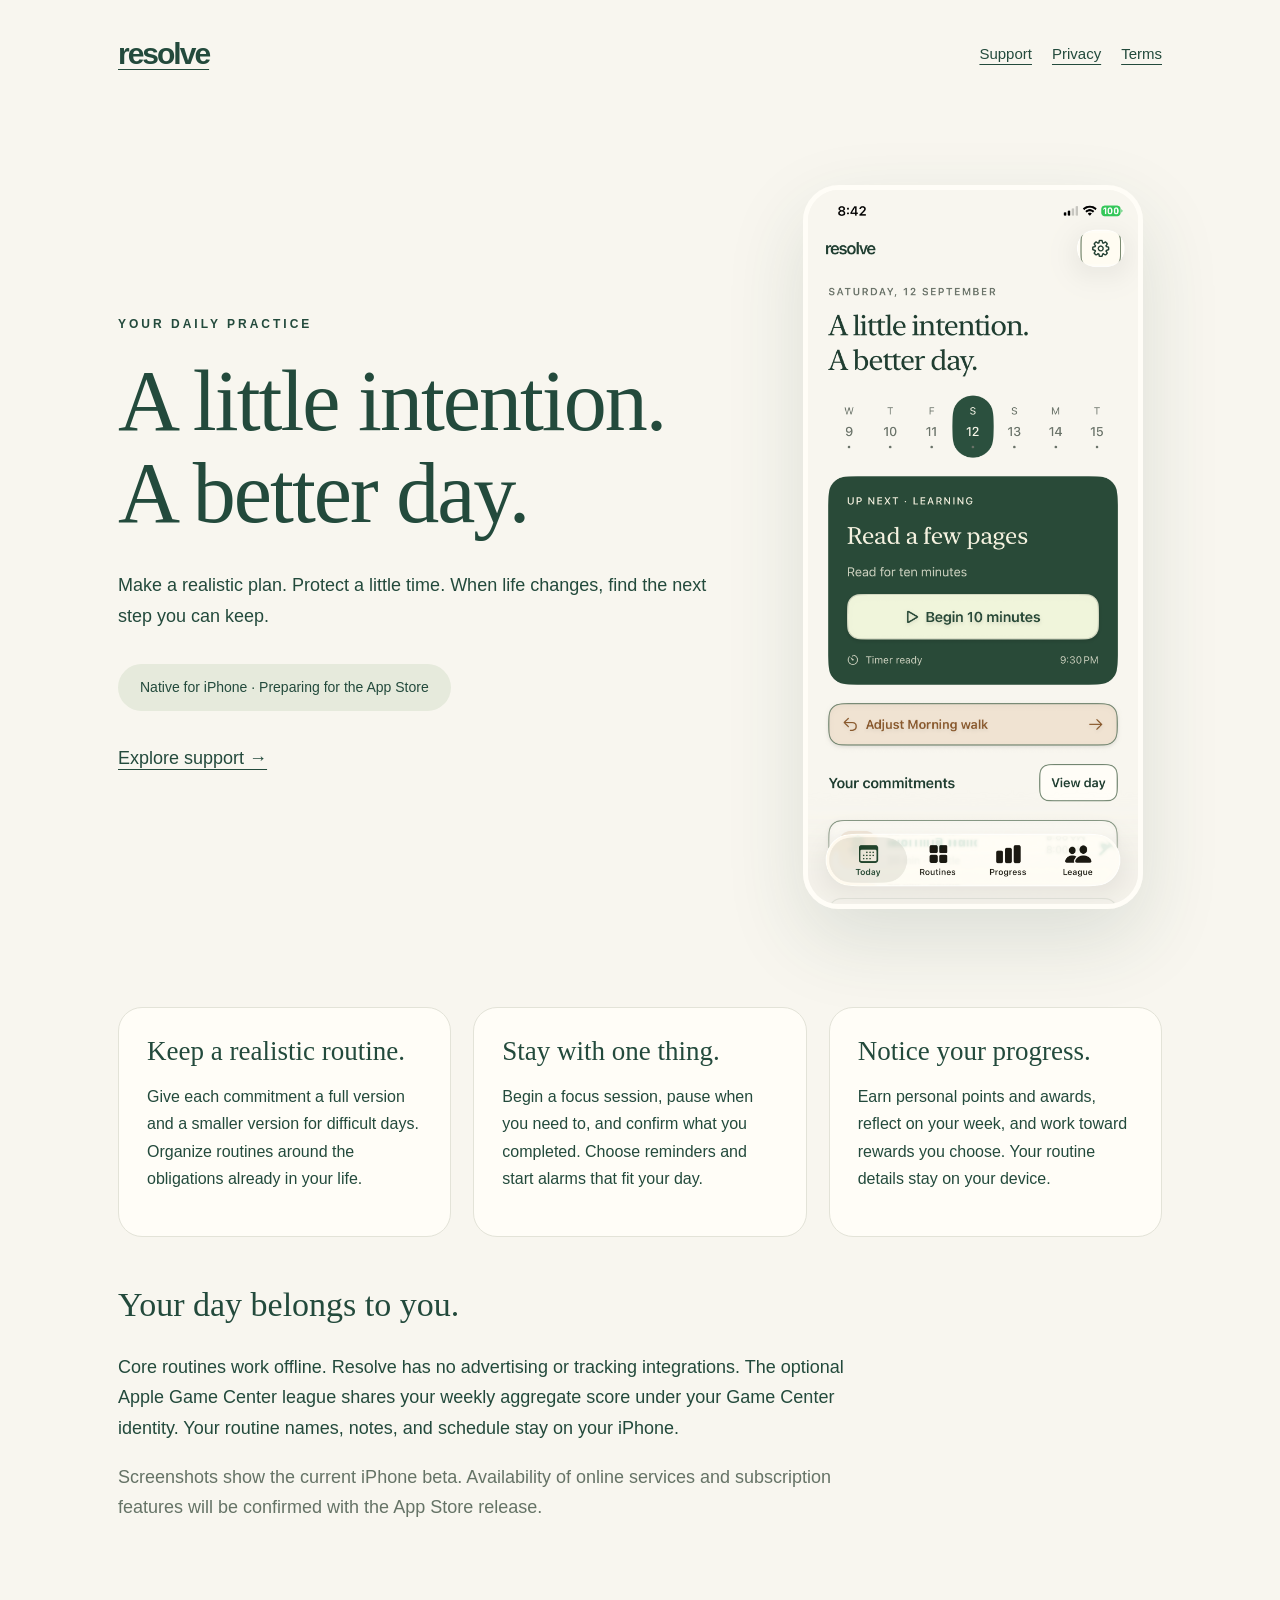
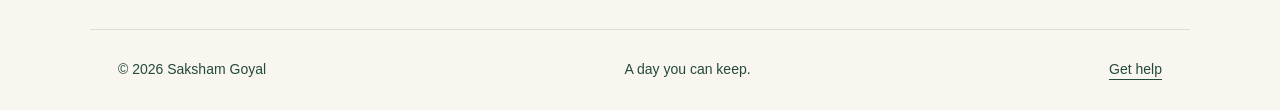
<file: index.html>
<!doctype html><html lang="en"><head><meta charset="utf-8"><meta name="viewport" content="width=device-width, initial-scale=1"><title>A day you can keep · Resolve</title><meta name="description" content="Resolve helps you keep realistic routines, focus on one commitment, and return with a smaller step."><link rel="stylesheet" href="style.css"></head><body><nav aria-label="Main navigation"><a href="index.html" aria-label="Resolve home"><strong>resolve</strong></a><div><a href="support.html">Support</a><a href="privacy.html">Privacy</a><a href="terms.html">Terms</a></div></nav><main class=""><section class="hero"><div><p class="eyebrow">Your daily practice</p><h1>A little intention.<br>A better day.</h1><p>Make a realistic plan. Protect a little time. When life changes, find the next step you can keep.</p><p class="pill">Native for iPhone · Preparing for the App Store</p><p><a href="support.html">Explore support →</a></p></div><img src="assets/today.png" width="1170" height="2532" alt="Resolve on iPhone showing today's commitments and weekly League tab"></section><section class="grid" aria-label="What Resolve helps you do"><article class="card"><h2>Keep a realistic routine.</h2><p>Give each commitment a full version and a smaller version for difficult days. Organize routines around the obligations already in your life.</p></article><article class="card"><h2>Stay with one thing.</h2><p>Begin a focus session, pause when you need to, and confirm what you completed. Choose reminders and start alarms that fit your day.</p></article><article class="card"><h2>Notice your progress.</h2><p>Earn personal points and awards, reflect on your week, and work toward rewards you choose. Your routine details stay on your device.</p></article></section><h2>Your day belongs to you.</h2><p>Core routines work offline. Resolve has no advertising or tracking integrations. The optional Apple Game Center league shares your weekly aggregate score under your Game Center identity. Your routine names, notes, and schedule stay on your iPhone.</p><p class="muted">Screenshots show the current iPhone beta. Availability of online services and subscription features will be confirmed with the App Store release.</p></main><footer><span>© 2026 Saksham Goyal</span><span>A day you can keep.</span><a href="support.html">Get help</a></footer></body></html>
</file>
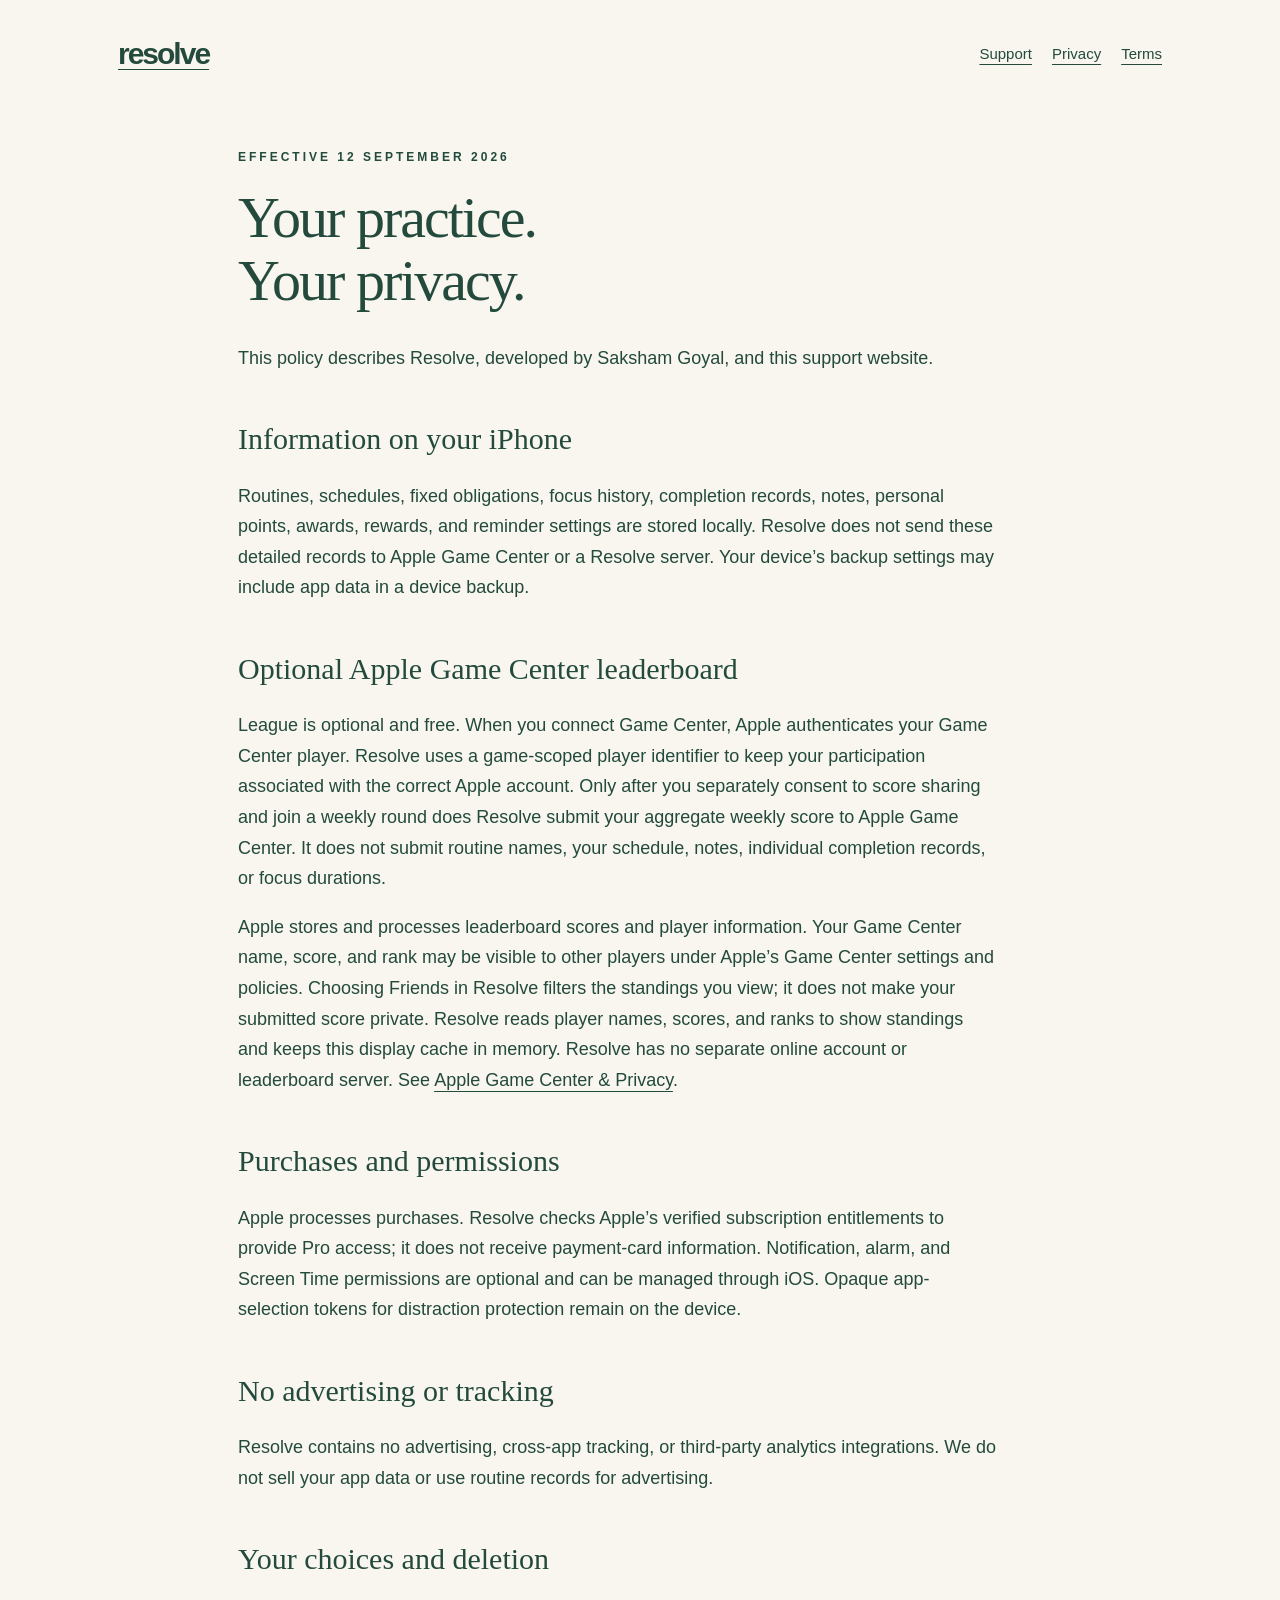
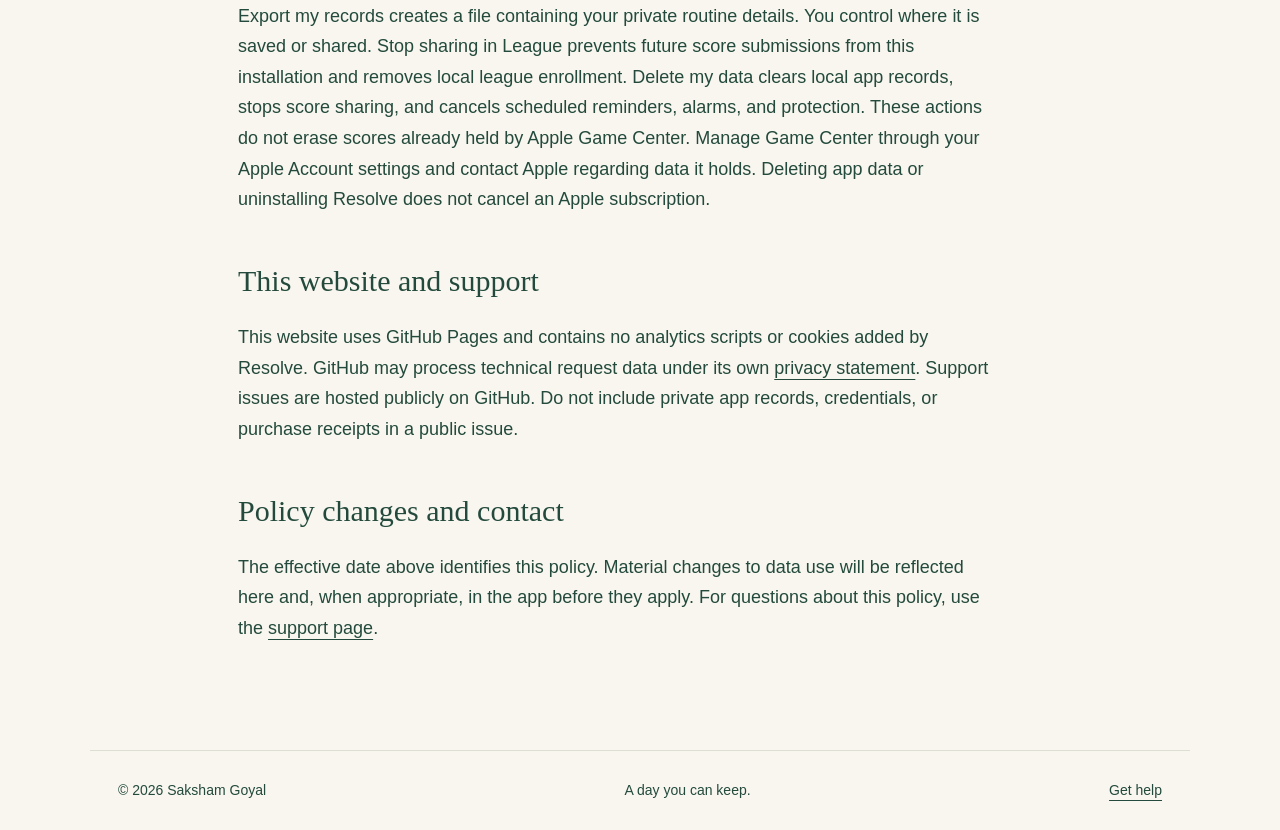
<file: privacy.html>
<!doctype html><html lang="en"><head><meta charset="utf-8"><meta name="viewport" content="width=device-width, initial-scale=1"><title>Privacy policy · Resolve</title><meta name="description" content="Resolve helps you keep realistic routines, focus on one commitment, and return with a smaller step."><link rel="stylesheet" href="style.css"></head><body><nav aria-label="Main navigation"><a href="index.html" aria-label="Resolve home"><strong>resolve</strong></a><div><a href="support.html">Support</a><a href="privacy.html">Privacy</a><a href="terms.html">Terms</a></div></nav><main class="legal"><p class="eyebrow">Effective 12 September 2026</p><h1>Your practice.<br>Your privacy.</h1><p>This policy describes Resolve, developed by Saksham Goyal, and this support website.</p><h2>Information on your iPhone</h2><p>Routines, schedules, fixed obligations, focus history, completion records, notes, personal points, awards, rewards, and reminder settings are stored locally. Resolve does not send these detailed records to Apple Game Center or a Resolve server. Your device’s backup settings may include app data in a device backup.</p><h2>Optional Apple Game Center leaderboard</h2><p>League is optional and free. When you connect Game Center, Apple authenticates your Game Center player. Resolve uses a game-scoped player identifier to keep your participation associated with the correct Apple account. Only after you separately consent to score sharing and join a weekly round does Resolve submit your aggregate weekly score to Apple Game Center. It does not submit routine names, your schedule, notes, individual completion records, or focus durations.</p><p>Apple stores and processes leaderboard scores and player information. Your Game Center name, score, and rank may be visible to other players under Apple’s Game Center settings and policies. Choosing Friends in Resolve filters the standings you view; it does not make your submitted score private. Resolve reads player names, scores, and ranks to show standings and keeps this display cache in memory. Resolve has no separate online account or leaderboard server. See <a href="https://www.apple.com/legal/privacy/data/en/game-center/">Apple Game Center &amp; Privacy</a>.</p><h2>Purchases and permissions</h2><p>Apple processes purchases. Resolve checks Apple’s verified subscription entitlements to provide Pro access; it does not receive payment-card information. Notification, alarm, and Screen Time permissions are optional and can be managed through iOS. Opaque app-selection tokens for distraction protection remain on the device.</p><h2>No advertising or tracking</h2><p>Resolve contains no advertising, cross-app tracking, or third-party analytics integrations. We do not sell your app data or use routine records for advertising.</p><h2>Your choices and deletion</h2><p>Export my records creates a file containing your private routine details. You control where it is saved or shared. Stop sharing in League prevents future score submissions from this installation and removes local league enrollment. Delete my data clears local app records, stops score sharing, and cancels scheduled reminders, alarms, and protection. These actions do not erase scores already held by Apple Game Center. Manage Game Center through your Apple Account settings and contact Apple regarding data it holds. Deleting app data or uninstalling Resolve does not cancel an Apple subscription.</p><h2>This website and support</h2><p>This website uses GitHub Pages and contains no analytics scripts or cookies added by Resolve. GitHub may process technical request data under its own <a href="https://docs.github.com/en/site-policy/privacy-policies/github-general-privacy-statement">privacy statement</a>. Support issues are hosted publicly on GitHub. Do not include private app records, credentials, or purchase receipts in a public issue.</p><h2>Policy changes and contact</h2><p>The effective date above identifies this policy. Material changes to data use will be reflected here and, when appropriate, in the app before they apply. For questions about this policy, use the <a href="support.html">support page</a>.</p></main><footer><span>© 2026 Saksham Goyal</span><span>A day you can keep.</span><a href="support.html">Get help</a></footer></body></html>
</file>
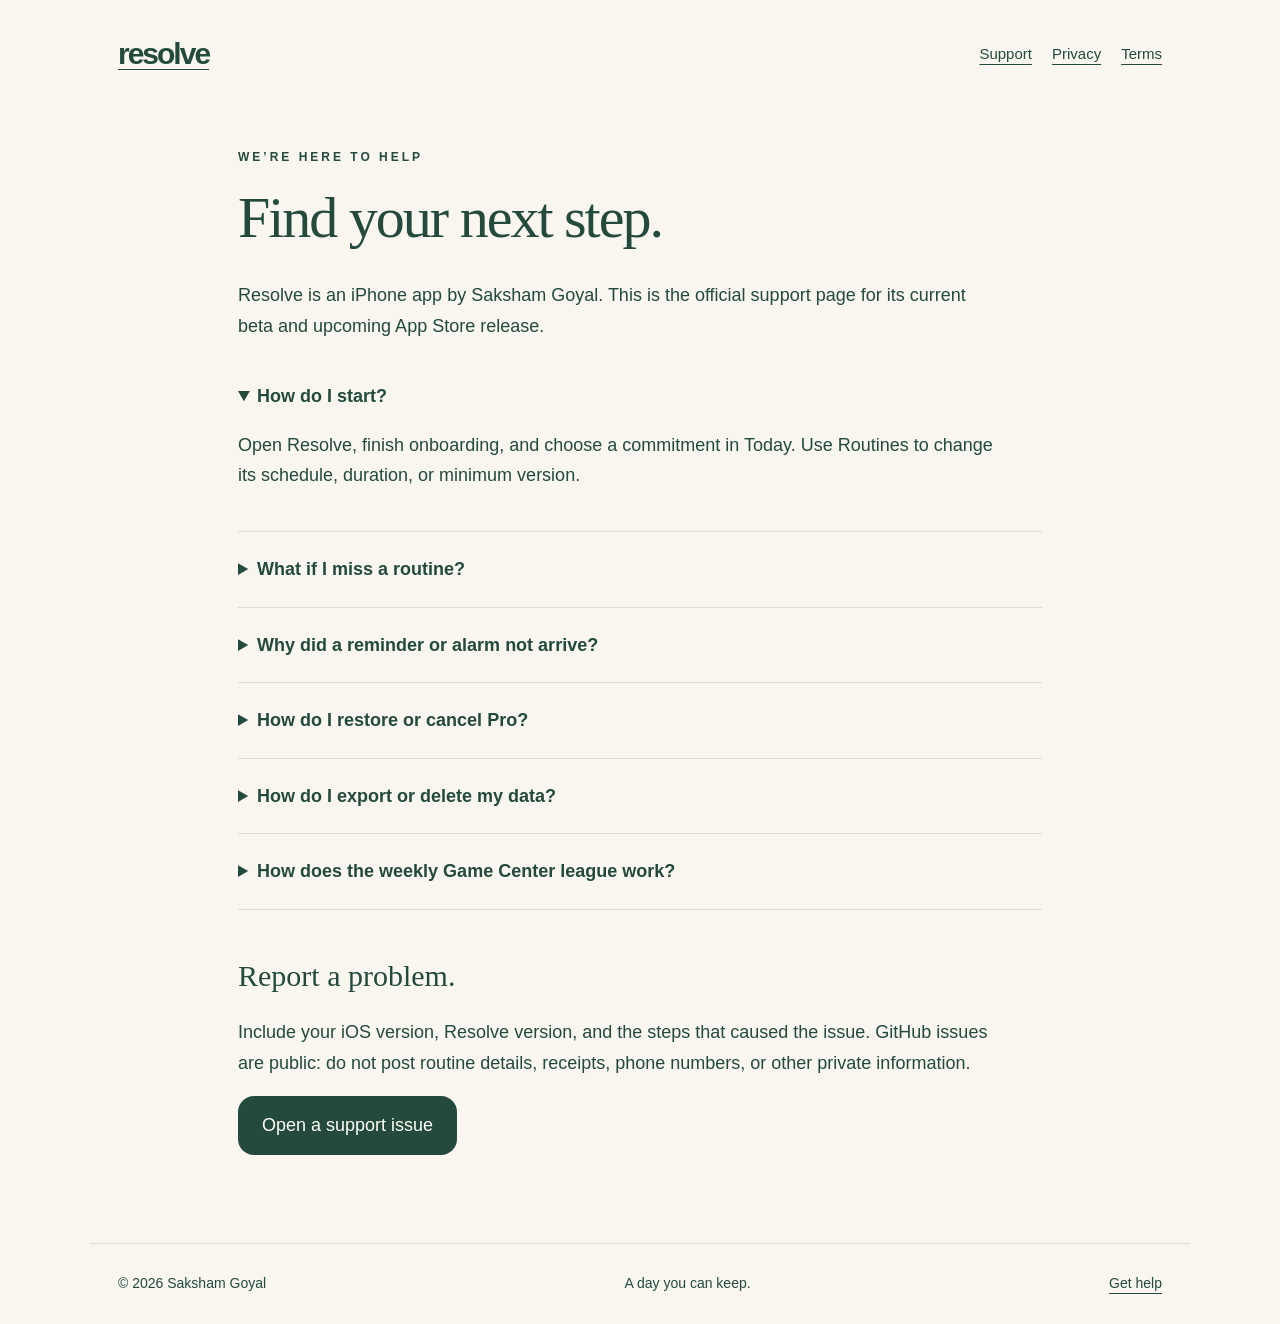
<file: support.html>
<!doctype html><html lang="en"><head><meta charset="utf-8"><meta name="viewport" content="width=device-width, initial-scale=1"><title>Support · Resolve</title><meta name="description" content="Resolve helps you keep realistic routines, focus on one commitment, and return with a smaller step."><link rel="stylesheet" href="style.css"></head><body><nav aria-label="Main navigation"><a href="index.html" aria-label="Resolve home"><strong>resolve</strong></a><div><a href="support.html">Support</a><a href="privacy.html">Privacy</a><a href="terms.html">Terms</a></div></nav><main class="legal"><p class="eyebrow">We’re here to help</p><h1>Find your next step.</h1><p>Resolve is an iPhone app by Saksham Goyal. This is the official support page for its current beta and upcoming App Store release.</p><details open><summary>How do I start?</summary><p>Open Resolve, finish onboarding, and choose a commitment in Today. Use Routines to change its schedule, duration, or minimum version.</p></details><details><summary>What if I miss a routine?</summary><p>Choose the commitment that needs a new plan. Move it to an available time, use its minimum version, or choose intentional rest. Completed records remain in your history.</p></details><details><summary>Why did a reminder or alarm not arrive?</summary><p>Check Settings → Reminders &amp; alarms inside Resolve and the system permissions in iPhone Settings. Resolve schedules a bounded set of upcoming reminders when you open it. Start alarms require iOS 26 or later and separate permission. Keep essential alarms independently available.</p></details><details><summary>How do I restore or cancel Pro?</summary><p>Use Restore purchases on the Resolve Pro screen with the Apple Account used to buy it. Manage or cancel renewals in iPhone Settings → your name → Subscriptions. Removing the app or deleting app data does not cancel an Apple subscription.</p></details><details><summary>How do I export or delete my data?</summary><p>Open Resolve Settings → Your data. Export my records saves a private JSON file. Delete my data clears local records, stops future Game Center score sharing, and cancels scheduled attention settings. Scores already held by Apple Game Center are not deleted by this action. Export and deletion remain free.</p></details><details><summary>How does the weekly Game Center league work?</summary><p>Open League, connect Apple Game Center, and separately choose whether to share scores. Pick three routine anchors and five days before joining the next Monday-to-Monday UTC round. A full completion earns two points and a minimum completion earns one, up to thirty points a week. The plan stays on your phone. Game Center receives only your aggregate score.</p><p>New participation begins next Monday at 00:00 UTC; it cannot add a score to the current round. Open Resolve after completing your routines so it can synchronize during the round. You need internet access and Game Center enabled on your Apple Account. Friends filters the list you see and does not hide your own score from other players. Stop sharing prevents future submissions; it does not erase Apple’s existing scores.</p></details><h2>Report a problem.</h2><p>Include your iOS version, Resolve version, and the steps that caused the issue. GitHub issues are public: do not post routine details, receipts, phone numbers, or other private information.</p><a class="button" href="https://github.com/saksham2599/resolve-support/issues/new">Open a support issue</a></main><footer><span>© 2026 Saksham Goyal</span><span>A day you can keep.</span><a href="support.html">Get help</a></footer></body></html>
</file>
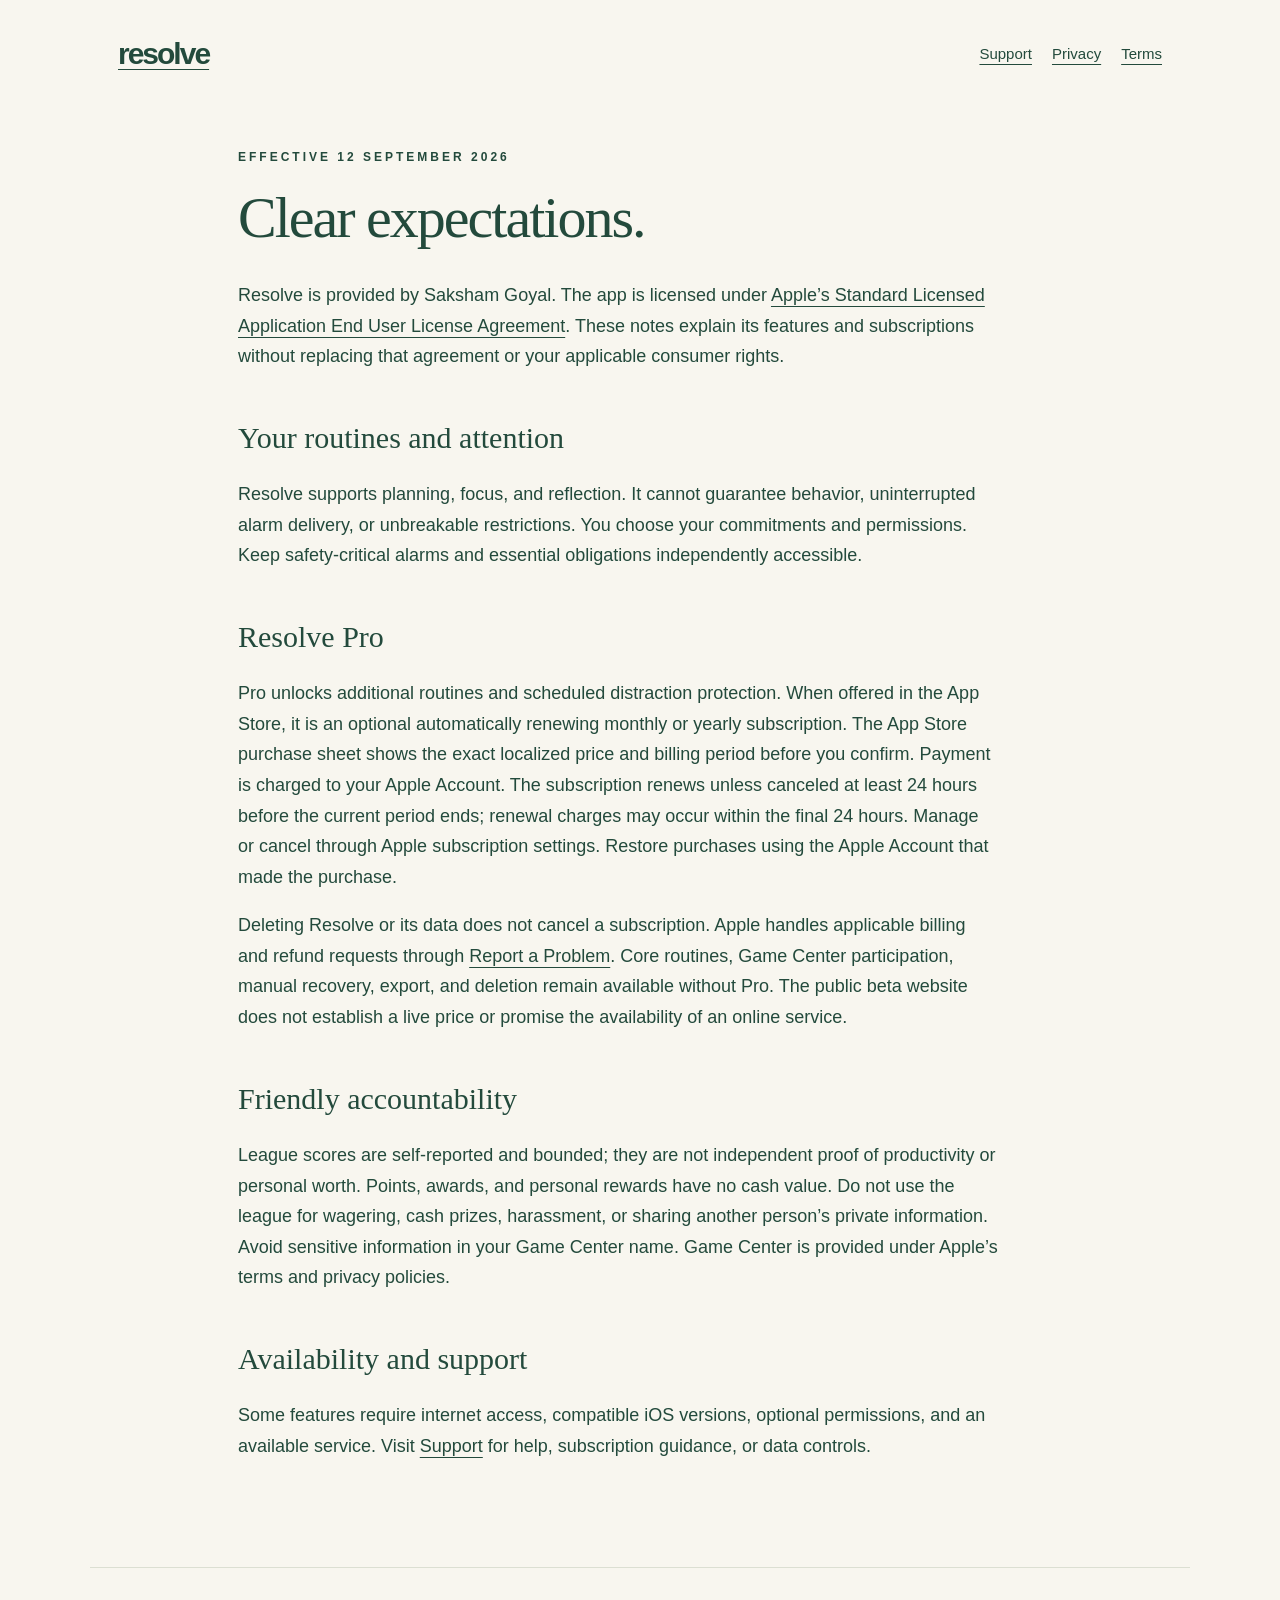
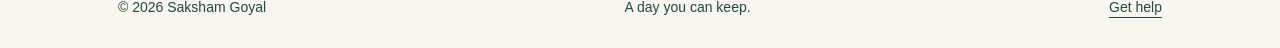
<file: terms.html>
<!doctype html><html lang="en"><head><meta charset="utf-8"><meta name="viewport" content="width=device-width, initial-scale=1"><title>Terms of use · Resolve</title><meta name="description" content="Resolve helps you keep realistic routines, focus on one commitment, and return with a smaller step."><link rel="stylesheet" href="style.css"></head><body><nav aria-label="Main navigation"><a href="index.html" aria-label="Resolve home"><strong>resolve</strong></a><div><a href="support.html">Support</a><a href="privacy.html">Privacy</a><a href="terms.html">Terms</a></div></nav><main class="legal"><p class="eyebrow">Effective 12 September 2026</p><h1>Clear expectations.</h1><p>Resolve is provided by Saksham Goyal. The app is licensed under <a href="https://www.apple.com/legal/internet-services/itunes/dev/stdeula/">Apple’s Standard Licensed Application End User License Agreement</a>. These notes explain its features and subscriptions without replacing that agreement or your applicable consumer rights.</p><h2>Your routines and attention</h2><p>Resolve supports planning, focus, and reflection. It cannot guarantee behavior, uninterrupted alarm delivery, or unbreakable restrictions. You choose your commitments and permissions. Keep safety-critical alarms and essential obligations independently accessible.</p><h2>Resolve Pro</h2><p>Pro unlocks additional routines and scheduled distraction protection. When offered in the App Store, it is an optional automatically renewing monthly or yearly subscription. The App Store purchase sheet shows the exact localized price and billing period before you confirm. Payment is charged to your Apple Account. The subscription renews unless canceled at least 24 hours before the current period ends; renewal charges may occur within the final 24 hours. Manage or cancel through Apple subscription settings. Restore purchases using the Apple Account that made the purchase.</p><p>Deleting Resolve or its data does not cancel a subscription. Apple handles applicable billing and refund requests through <a href="https://reportaproblem.apple.com/">Report a Problem</a>. Core routines, Game Center participation, manual recovery, export, and deletion remain available without Pro. The public beta website does not establish a live price or promise the availability of an online service.</p><h2>Friendly accountability</h2><p>League scores are self-reported and bounded; they are not independent proof of productivity or personal worth. Points, awards, and personal rewards have no cash value. Do not use the league for wagering, cash prizes, harassment, or sharing another person’s private information. Avoid sensitive information in your Game Center name. Game Center is provided under Apple’s terms and privacy policies.</p><h2>Availability and support</h2><p>Some features require internet access, compatible iOS versions, optional permissions, and an available service. Visit <a href="support.html">Support</a> for help, subscription guidance, or data controls.</p></main><footer><span>© 2026 Saksham Goyal</span><span>A day you can keep.</span><a href="support.html">Get help</a></footer></body></html>
</file>
<file: style.css>
*{box-sizing:border-box}html{color-scheme:light}body{margin:0;background:#f8f6ef;color:#234a3c;font:18px/1.7 -apple-system,BlinkMacSystemFont,"Segoe UI",sans-serif}a{color:inherit;text-underline-offset:5px}a:focus-visible{outline:3px solid #936431;outline-offset:5px}nav,main,footer{max-width:1100px;margin:auto;padding:28px}nav{display:flex;justify-content:space-between;gap:24px;align-items:center}nav strong{font-size:30px;letter-spacing:-2px}nav div{display:flex;flex-wrap:wrap;gap:20px;font-size:15px}h1,h2{font-family:Georgia,serif;font-weight:400;line-height:1.08}h1{font-size:clamp(45px,7vw,86px);letter-spacing:-2px;margin:20px 0 30px}h2{font-size:34px;margin-top:50px}p{max-width:760px}.eyebrow{letter-spacing:3px;text-transform:uppercase;font-size:12px;font-weight:700}.hero{display:grid;grid-template-columns:1.2fr .7fr;gap:70px;align-items:center;padding-block:50px}.hero img{width:100%;max-width:340px;border-radius:36px;box-shadow:0 30px 80px #234a3c22;border:5px solid #fffdf7}.pill{display:inline-block;padding:12px 22px;border-radius:28px;background:#e6eadc;font-size:14px}.grid{display:grid;grid-template-columns:repeat(3,1fr);gap:22px;margin:48px 0}.card{background:#fffdf7;border:1px solid #e3e3d8;border-radius:24px;padding:28px}.card h2{font:27px Georgia,serif;margin:0 0 16px}.card p{font-size:16px}.legal{max-width:860px}.legal h1{font-size:58px}.legal h2{font-size:30px}.legal li{margin-bottom:14px}footer{border-top:1px solid #dcdfd2;display:flex;flex-wrap:wrap;gap:20px;justify-content:space-between;font-size:14px;margin-top:60px}.muted{color:#657366}.button{display:inline-block;background:#234a3c;color:#fffdf7;padding:14px 24px;border-radius:16px;text-decoration:none}details{border-bottom:1px solid #d9dfd0;padding:22px 0}summary{font-weight:600;cursor:pointer}img{height:auto}@media(max-width:720px){nav{align-items:flex-start;flex-direction:column}.hero{grid-template-columns:1fr;gap:35px}.hero img{margin:auto;max-width:280px}.grid{grid-template-columns:1fr}.legal h1{font-size:44px}}
</file>
